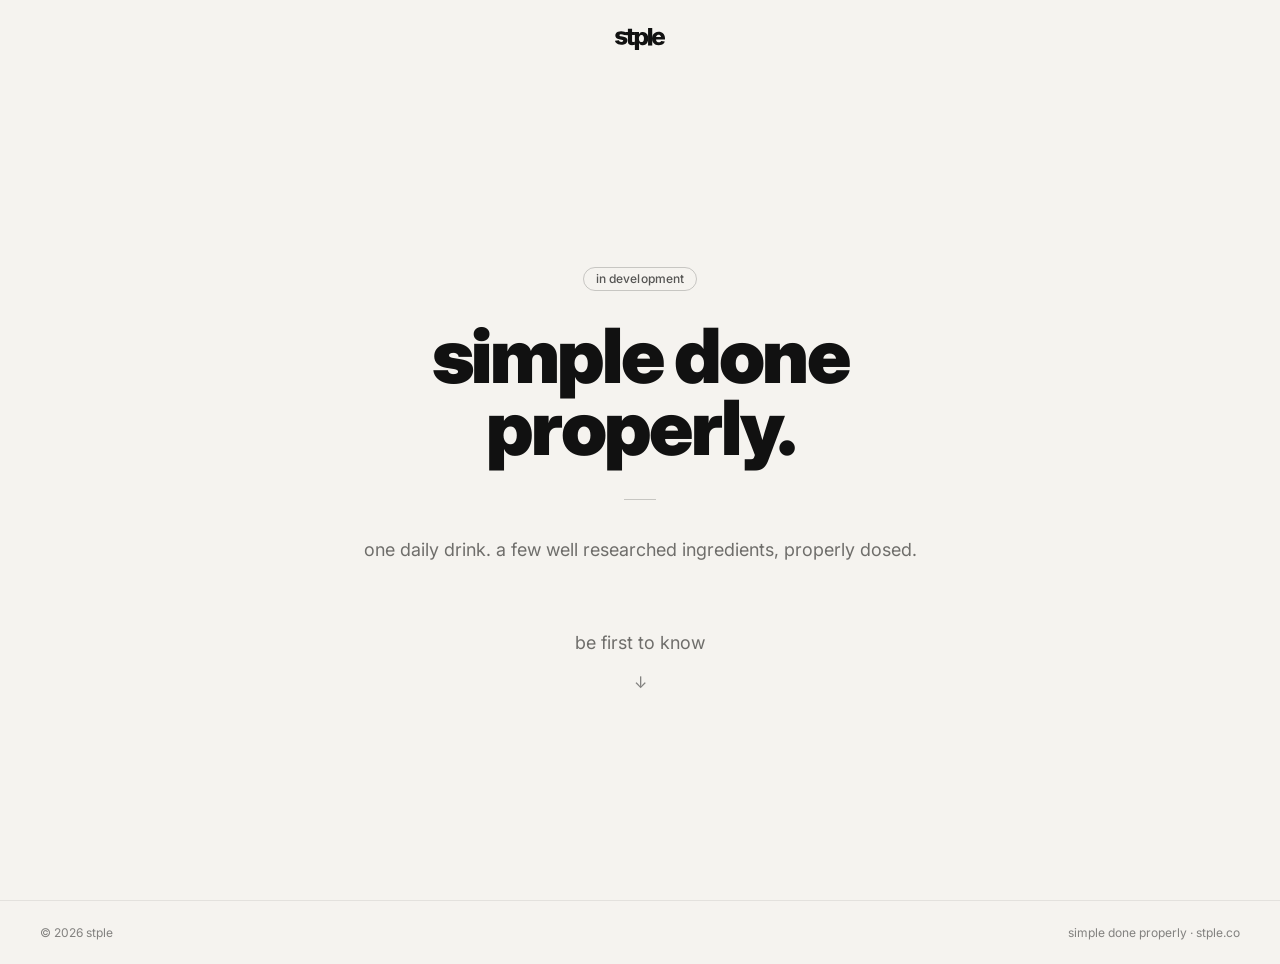
<file: index.html>
<!DOCTYPE html>
<html lang="en">
<head>
<meta charset="UTF-8">
<meta name="viewport" content="width=device-width, initial-scale=1.0">
<title>stple — coming soon</title>
<link rel="stylesheet" href="styles.css">
</head>
<body>
  <div class="page">
    <header class="site-header">
      <img class="wordmark" src="assets/stple-wordmark-dark.svg" alt="stple">
    </header>

    <main class="hero">
      <div class="hero-inner">
        <span class="status-tag">in development</span>

        <h1 class="headline">simple done<br>properly.</h1>

        <div class="divider" role="separator"></div>

        <p class="lede">
          one daily drink. a few well researched ingredients, properly dosed.
        </p>
<div class="signup">
  <p class="signup-label">be first to know<span class="signup-arrow">↓</span></p>
  <div id="omnisend-embedded-v2-6a829073e080d6c53735cb18"></div>
</div>

        </div>
      </div>
    </main>

    <footer class="site-footer">
      <span class="footer-meta">© 2026 stple</span>
      <span class="footer-meta">simple done properly · stple.co</span>
    </footer>
  </div>

  <script type="text/javascript">
    window.omnisend = window.omnisend || [];
    omnisend.push(["brandID", "6a827873a77c5897c67b90fe"]);
    omnisend.push(["track", "$pageViewed"]);
    !function(){var e=document.createElement("script");
    e.type="text/javascript",e.async=!0,
    e.src="https://omnisnippet1.com/inshop/launcher-v2.js";
    var t=document.getElementsByTagName("script")[0];
    t.parentNode.insertBefore(e,t)}();
  </script>
</body>
</html>
</file>
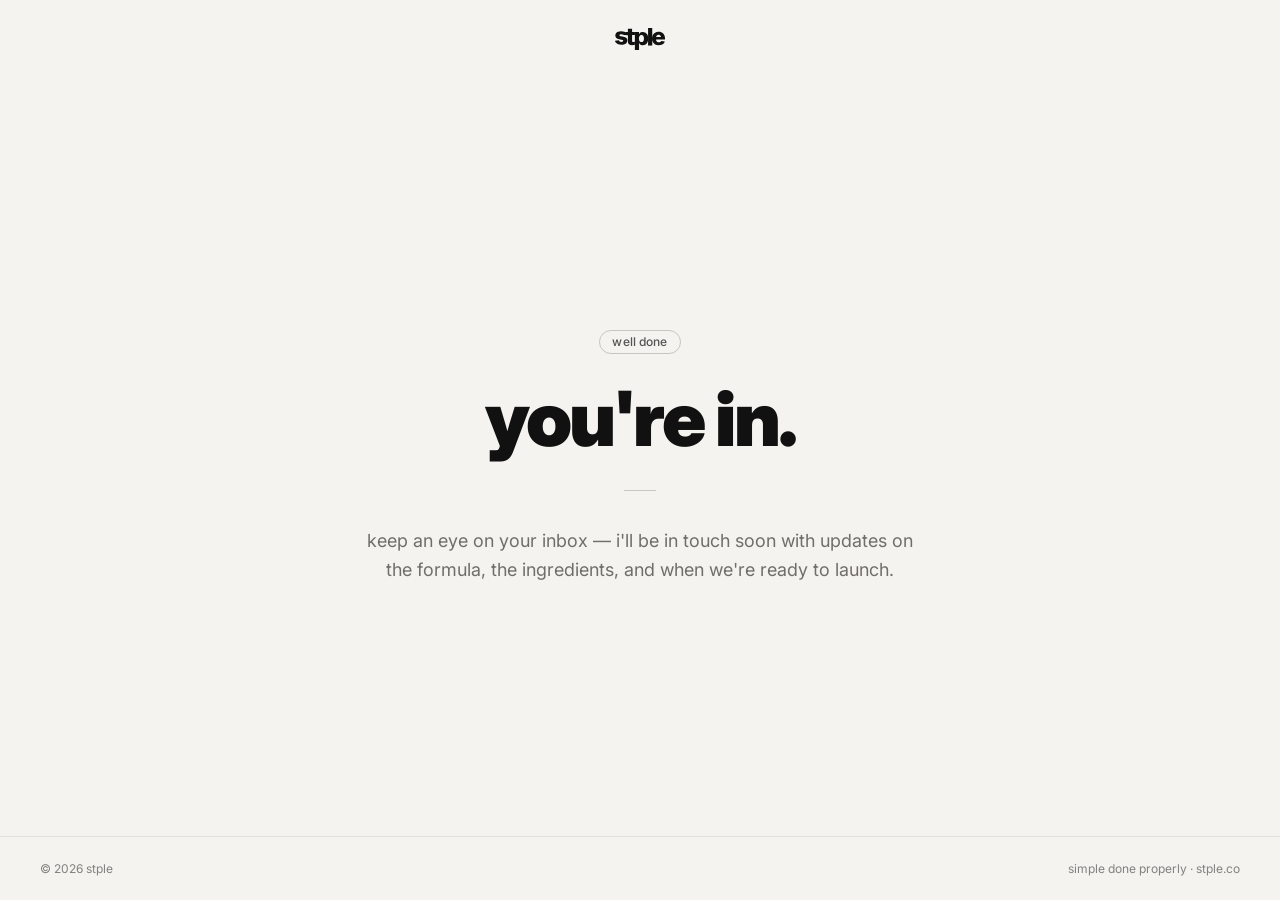
<file: thanks.html>
<!DOCTYPE html>
<html lang="en">
<head>
<meta charset="UTF-8">
<meta name="viewport" content="width=device-width, initial-scale=1.0">
<title>stple — you're in</title>
<link rel="stylesheet" href="styles.css">
</head>
<body>
  <div class="page">
    <header class="site-header">
      <img class="wordmark" src="assets/stple-wordmark-dark.svg" alt="stple">
    </header>

    <main class="hero">
      <div class="hero-inner">
   <span class="status-tag">well done</span>


        <h1 class="headline">you're in.</h1>

        <div class="divider" role="separator"></div>

        <p class="lede">
          keep an eye on your inbox — i'll be in touch soon with updates
          on the formula, the ingredients, and when we're ready to launch.
        </p>
      </div>
    </main>

    <footer class="site-footer">
      <span class="footer-meta">© 2026 stple</span>
      <span class="footer-meta">simple done properly · stple.co</span>
    </footer>
  </div>
</body>
</html>
</file>
<file: styles.css>
/* stple — coming soon
   Static production implementation of project/ui_kits/website/coming-soon.html
   Tokens below are vendored from the stple design system (project/tokens/). */

@import url('https://fonts.googleapis.com/css2?family=Inter:wght@300;400;500;900&display=swap');

:root {
  --paper: #F5F3EF;
  --ink-100: rgba(17, 17, 17, 1);
  --ink-70:  rgba(17, 17, 17, 0.7);
  --ink-60:  rgba(17, 17, 17, 0.6);
  --ink-50:  rgba(17, 17, 17, 0.5);
  --ink-20:  rgba(17, 17, 17, 0.2);
  --ink-08:  rgba(17, 17, 17, 0.08);
  --text-body: #6F6E6B; /* solid equivalent of ink-60 on paper; matches the Omnisend form text */

  --font-sans: 'Inter', -apple-system, BlinkMacSystemFont, 'Segoe UI', sans-serif;
  --radius-pill: 999px;
}

* {
  box-sizing: border-box;
}

html, body {
  margin: 0;
  padding: 0;
}

body {
  background: var(--paper);
  font-family: var(--font-sans);
  -webkit-font-smoothing: antialiased;
}

.page {
  min-height: 100vh;
  display: flex;
  flex-direction: column;
}

.site-header {
  display: flex;
  justify-content: center;
  padding: 28px 40px;
}

.wordmark {
  height: 22px;
  width: auto;
}

.hero {
  flex: 1;
  display: flex;
  flex-direction: column;
  align-items: center;
  justify-content: center;
  text-align: center;
  padding: 64px 40px;
}

.hero-inner {
  max-width: 560px;
  display: flex;
  flex-direction: column;
  align-items: center;
}

.status-tag {
  display: inline-flex;
  align-items: center;
  gap: 6px;
  font-family: var(--font-sans);
  font-weight: 500;
  font-size: 12px;
  line-height: 1;
  letter-spacing: 0.01em;
  padding: 5px 12px;
  border-radius: var(--radius-pill);
  white-space: nowrap;
  background: transparent;
  color: var(--ink-70);
  border: 1px solid var(--ink-20);
}

.headline {
  font-weight: 900;
  font-size: 76px;
  line-height: 0.95;
  letter-spacing: -0.035em;
  color: var(--ink-100);
  margin: 28px 0 0;
}

.divider {
  width: 32px;
  height: 1px;
  background: var(--ink-20);
  margin: 36px auto;
  flex-shrink: 0;
}

.lede {
  font-weight: 400;
  font-size: 18px;
  line-height: 1.6;
  color: var(--text-body);
  margin: 0;
  text-wrap: pretty;
}

.lede + .lede {
  margin-top: 16px;
}

.signup {
  margin-top: 64px;
  width: 100%;
  max-width: 480px;
}

.signup-label {
  font-weight: 400;
  font-size: 18px;
  line-height: 1.6;
  color: var(--text-body);
  margin: 0 0 16px;
}
.signup-arrow {
  display: block;
  margin-top: 12px;
  font-size: 16px;
  color: var(--ink-50);
}

/* Omnisend quiz form: stop it inheriting the hero's centred text so radio
   options and wrapped lines sit left, matching the form builder preview. */
.signup [id^="omnisend-embedded"] {
  text-align: left;
}

.site-footer {
  display: flex;
  justify-content: space-between;
  align-items: center;
  padding: 24px 40px;
  border-top: 1px solid var(--ink-08);
}

.footer-meta {
  font-size: 12px;
  color: var(--ink-50);
}

@media (max-width: 640px) {
  .headline {
    font-size: 44px;
  }

  .site-footer {
    flex-direction: column;
    gap: 8px;
    text-align: center;
  }
}
</file>
